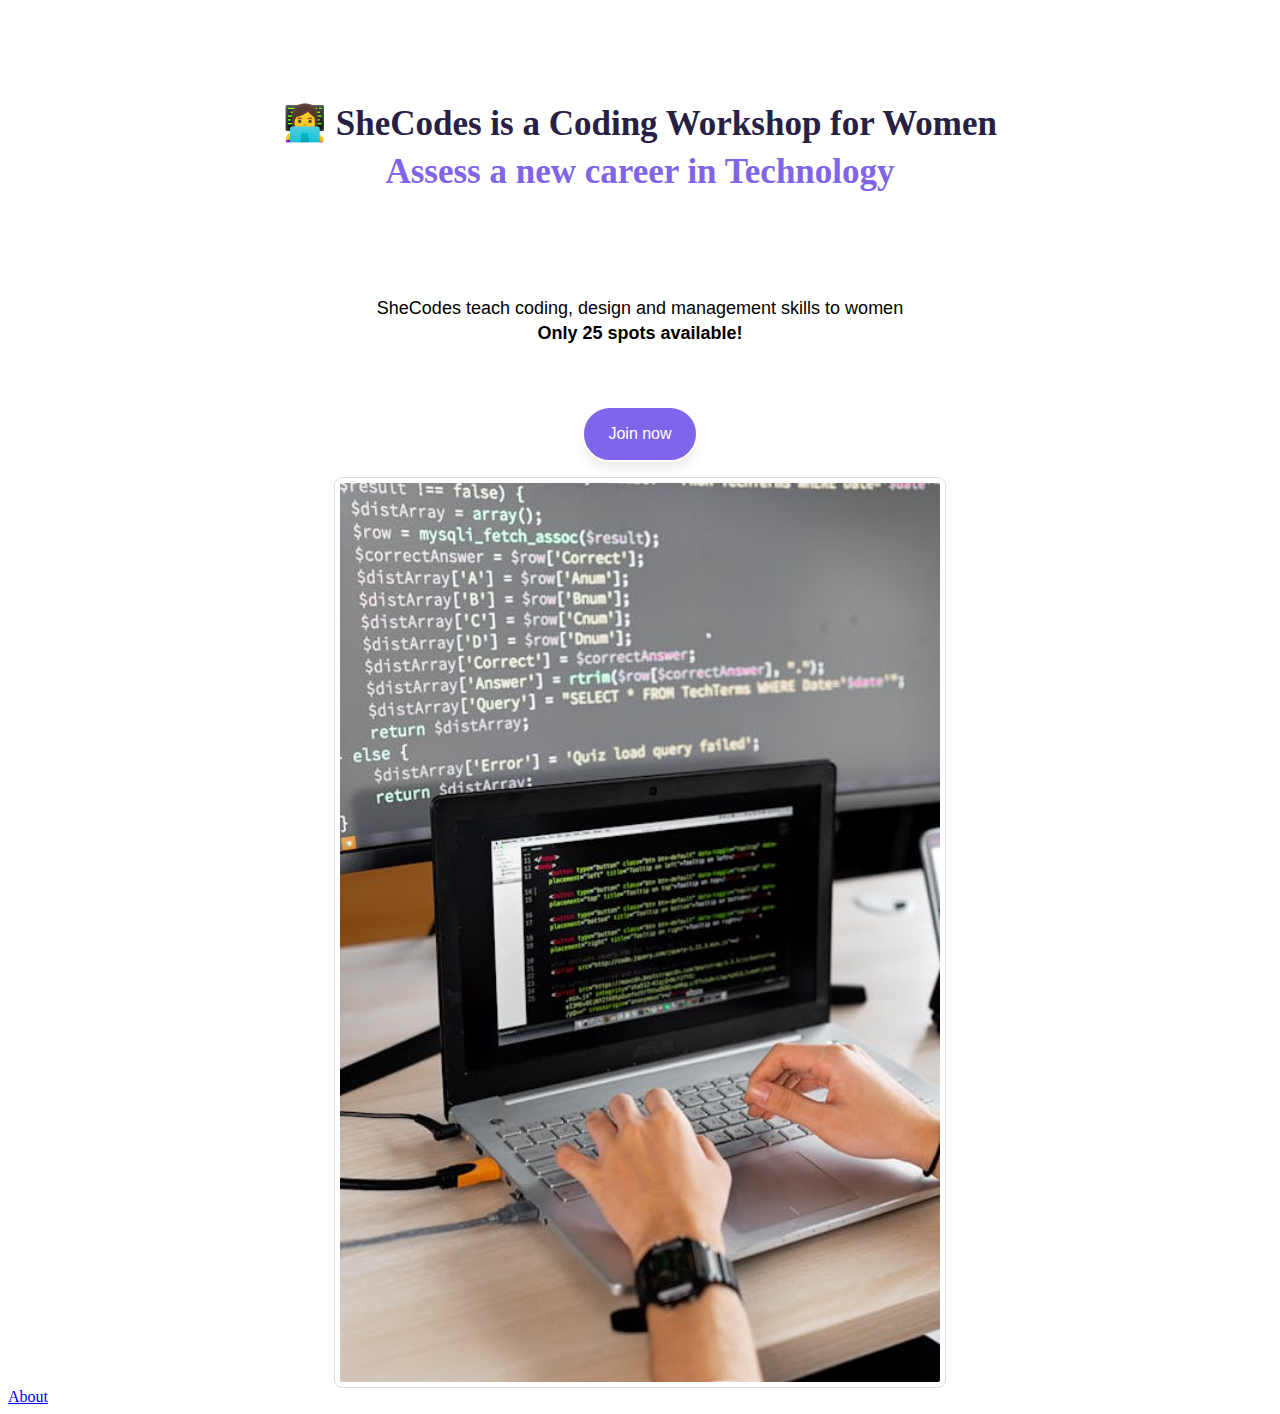
<file: practice-5pro/index.html>
<!DOCTYPE html>
<html lang="en">
  <head>
    <meta charset="UTF-8" />
    <meta name="viewport" content="width=device-width, initial-scale=1.0" />
    <title>HTML Revision</title>
    <link rel="stylesheet" href="css/style.css" />
  </head>
  <body>
    <header class="header">
      <h1>👩‍💻 SheCodes is a Coding Workshop for Women</h1>
      <h2>Assess a new career in Technology</h2>
    </header>
    <main class="main">
      <p class="main-paragraf">
        SheCodes teach coding, design and management skills to women
        <br /><span class="availability">Only 25 spots available!</span>
      </p>
    </main>
    <footer class="footer">
      <div class="join">
        <button type="button" class="button">Join now</button>
      </div>
      <div>
        <img src="img/coder.jpeg" alt="coder" width ="600" height="500">
      </div>
      <a href="about.html">About</a>
    </footer>
    <script src="js/index.js"></script>
  </body>
</html>
</file>
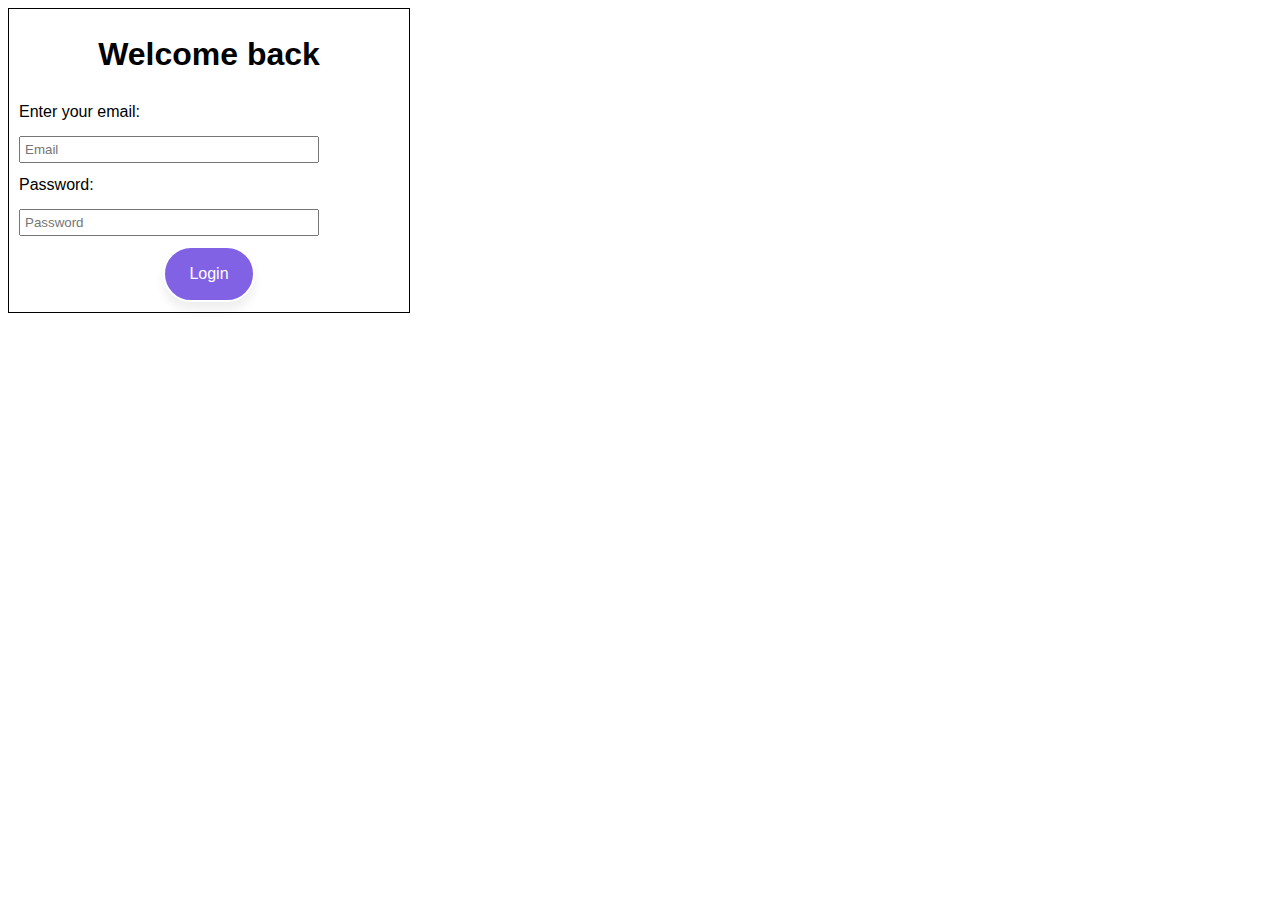
<file: pracrice-4pro.html>
<!DOCTYPE html>
<html lang="en">
  <head>
    <meta charset="UTF-8" />
    <meta name="viewport" content="width=device-width, initial-scale=1.0" />
    <title>Form</title>
  </head>
  <style>
    body {
      font-family: sans-serif;
      line-height: 1.5;
    }
    .section {
      border: 1px solid;
      width: 400px;
    }

    form {
      width: 300px;
      display: flex;
      flex-direction: column;
      gap: 12px;
      margin: 10px;
    }

    h1 {
      text-align: center;
    }

    label {
      display: flex;
      flex-direction: column;
    }

    input {
      padding: 4px;
      font-family: inherit;
    }
    button {
      display: block;
      margin: 10px auto;
      border: 2px solid;
      background: #8162e5;
      color: #fff;
      font-size: 16px;
      line-height: 20px;
      padding: 16px 24px;
      border-radius: 40px;
      transition: all 250ms ease;
      box-shadow: rgba(50, 50, 65, 0.08) 0px 8px 8px 0;
      cursor: pointer;
    }
    button:hover,
    button:focus {
      background-color: #9c88dd;
    }
  </style>
  <body>
    <section class="section">
      <h1>Welcome back</h1>

      <form class="form_email" action="/submit">
        <label for="email">Enter your email:</label>
        <input
          type="email"
          placeholder="Email"
          name="email"
          id="user_email"
          required
        />
      </form>
      <form class="form_password" action="/submit">
        <label for="password">Password:</label>
        <input
          type="password"
          placeholder="Password"
          name="password"
          id="user_password"
          minlength="8"
          pattern="^(?=.*\d)(?=.*[a-z])(?=.*[A-Z])(?!.*\s).*$"
          title="Please include at least 1 uppercase character, 1 lowercase character, and 1 number."
          required
        />
      </form>
      <div>
        <button type="submit" class="submit">Login</button>
      </div>
    </section>
  </body>
</html>
</file>
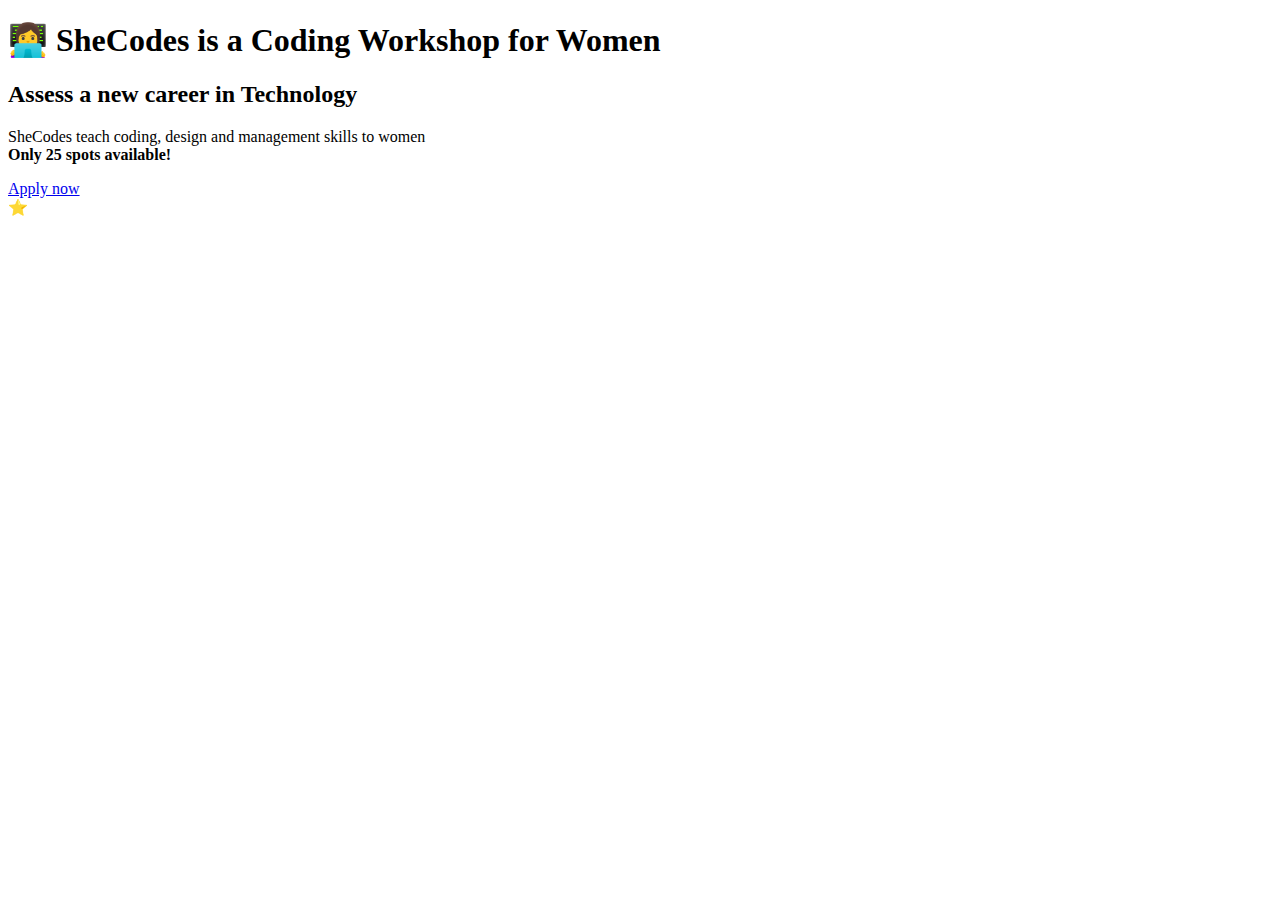
<file: practice-1pro.html>
<!DOCTYPE html>
<html lang="en">
  <head>
    <meta charset="UTF-8" />
    <meta name="viewport" content="width=device-width, initial-scale=1.0" />
    <title>HTML Revision</title>
  </head>
  <body>
    <h1>👩‍💻 SheCodes is a Coding Workshop for Women</h1>
    <h2>Assess a new career in Technology</h2>
    <p>
      SheCodes teach coding, design and management skills to women <br /><strong
        >Only 25 spots available!
      </strong>
    </p>
    <a
      href="https://www.shecodes.io/"
      target="_blank"
      class="apply link"
      title="SheCodes Website"
      >Apply now</a
    >
    <br />
    ⭐
    <script>
      
const randomNumber = Math.floor(Math.random() * 100);
// print the random number
console.log("Random number between 0 and 99", randomNumber)
    </script>
  </body>
</html>
</file>
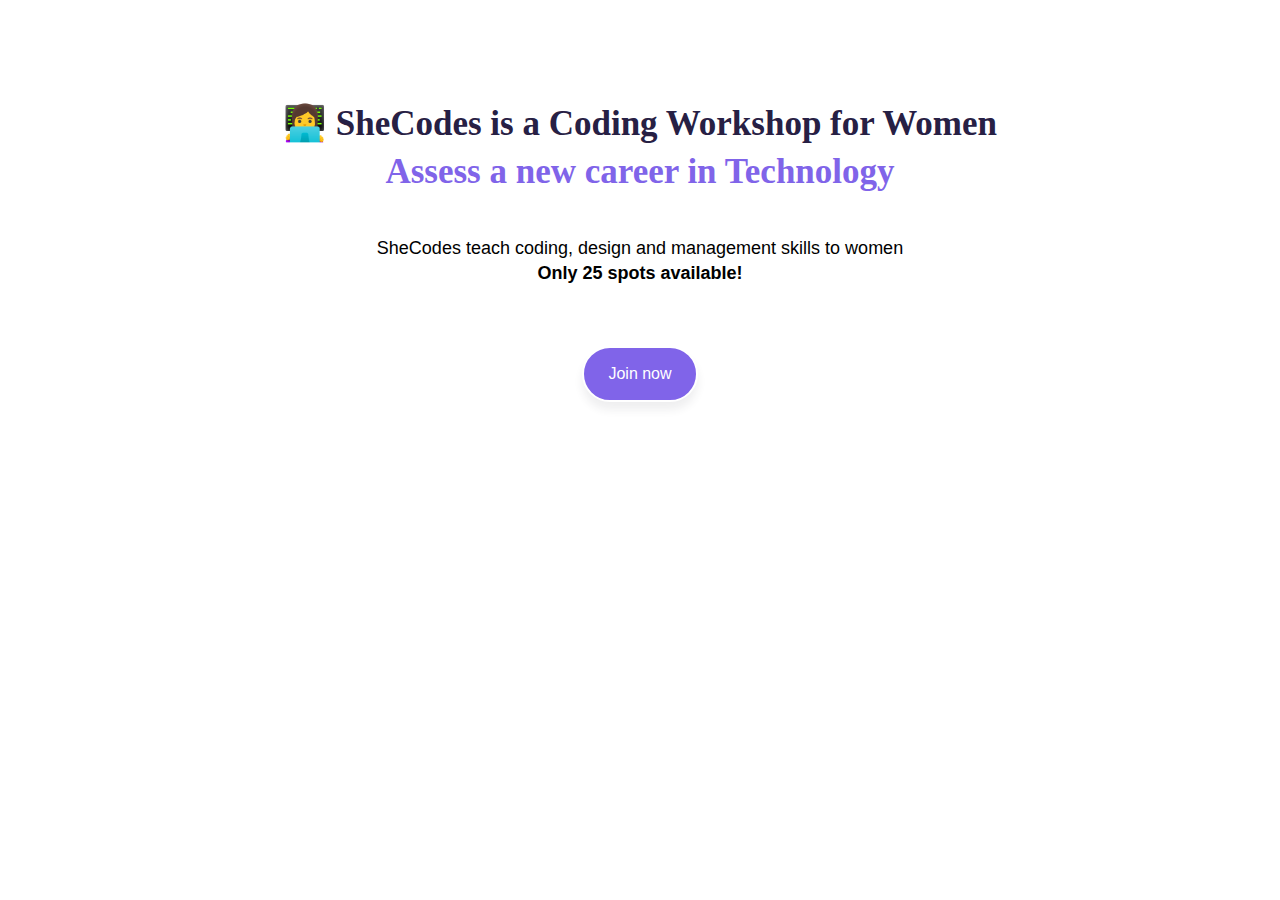
<file: practice-2pro.html>
<!DOCTYPE html>
<html lang="en">
  <head>
    <meta charset="UTF-8" />
    <meta name="viewport" content="width=device-width, initial-scale=1.0" />
    <title>HTML Revision</title>
    <style>
      .header {
        display: block;
        margin: 100px auto;
        cursor: auto-safe;
      }
      h1,
      h2 {
        margin: 0;
        text-align: center;
        font-weight: 900;
        font-size: 35px;
        line-height: 48px;
      }
      h1 {
        color: #272044;
      }
      h2 {
        color: #8064e9;
      }
      p {
        text-align: center;
        margin-top: 40px;
        font-size: 18px;
        line-height: 25px;
        font-family: sans-serif;
      }
      .button {
        display: block;
        margin: 15px auto;
        border: 2px solid;
        background: #8064e9;
        color: #fff;
        font-size: 16px;
        line-height: 20px;
        padding: 16px 24px;
        border-radius: 40px;
        transition: all 250ms ease;
        box-shadow: rgba(50, 50, 65, 0.08) 0px 8px 8px 0;
        cursor: pointer;
      }
      .button:hover {
        background: #433774;
      }
      .join {
        margin-top: 60px;
      }
    </style>
  </head>
  <body>
    <header class="header">
      <h1>👩‍💻 SheCodes is a Coding Workshop for Women</h1>
      <h2>Assess a new career in Technology</h2>
      <p>
        SheCodes teach coding, design and management skills to women
        <br /><strong>Only 25 spots available! </strong>
      </p>
      <div class="join">
        <button type="button" class="button">Join now</button>
      </div>
    </header>
  </body>
</html>
</file>
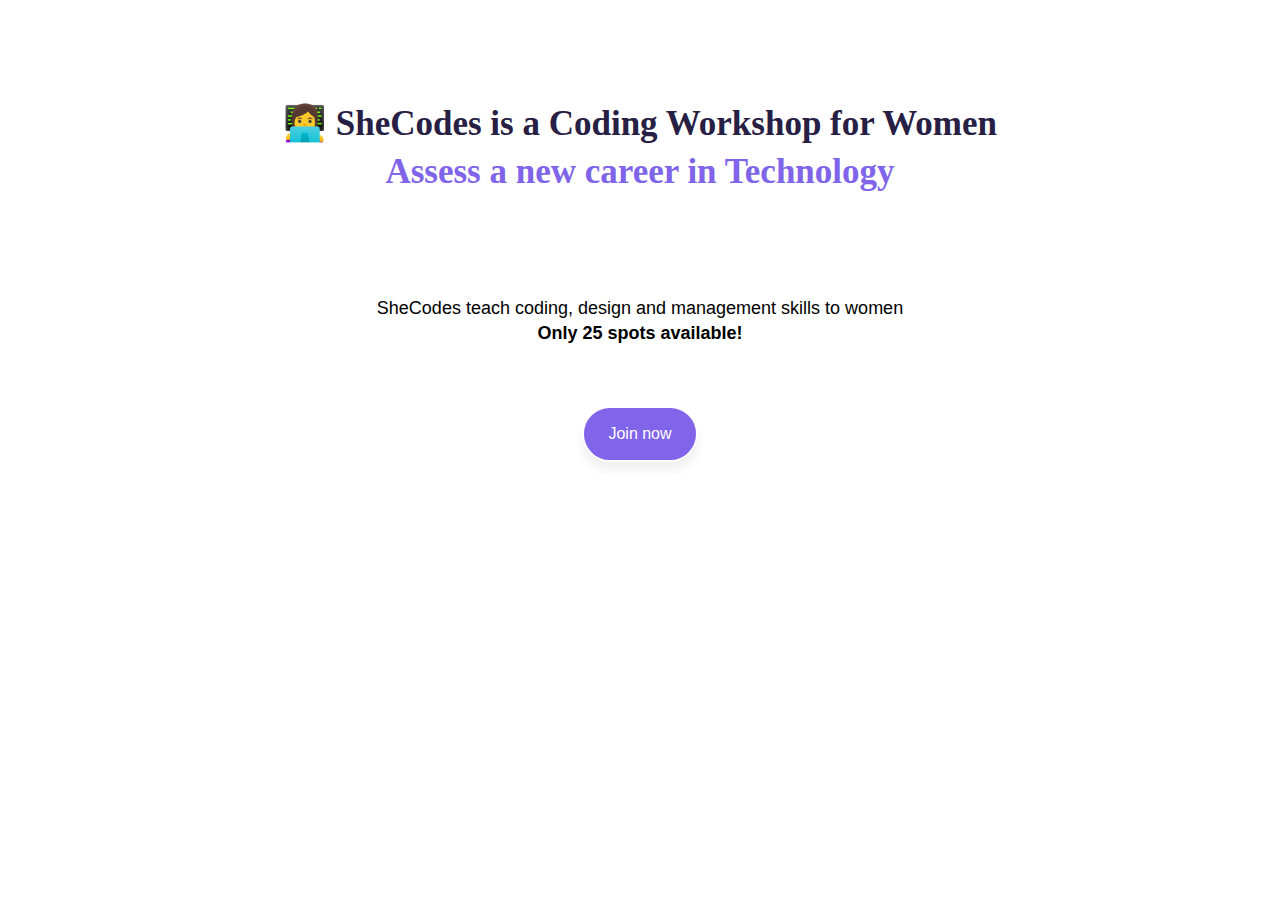
<file: practice-3pro.html>
<!DOCTYPE html>
<html lang="en">
  <head>
    <meta charset="UTF-8" />
    <meta name="viewport" content="width=device-width, initial-scale=1.0" />
    <title>HTML Revision</title>
    <style>
      .header {
        display: block;
        margin: 100px auto;
        cursor: auto-safe;
      }
      h1,
      h2 {
        margin: 0;
        text-align: center;
        font-weight: 900;
        font-size: 35px;
        line-height: 48px;
      }
      h1 {
        color: #272044;
      }
      h2 {
        color: #8064e9;
      }
      p {
        text-align: center;
        margin-top: 40px;
        font-size: 18px;
        line-height: 25px;
        font-family: sans-serif;
      }
      span {
        /* text-decoration: solid; */
        font-weight: 700;
      }
      .button {
        display: block;
        margin: 15px auto;
        border: 2px solid;
        background: #8064e9;
        color: #fff;
        font-size: 16px;
        line-height: 20px;
        padding: 16px 24px;
        border-radius: 40px;
        transition: all 250ms ease;
        box-shadow: rgba(50, 50, 65, 0.08) 0px 8px 8px 0;
        cursor: pointer;
      }
      .button:hover {
        background: #433774;
      }
      .join {
        margin-top: 60px;
      }
    </style>
  </head>
  <body>
    <header class="header">
      <h1>👩‍💻 SheCodes is a Coding Workshop for Women</h1>
      <h2>Assess a new career in Technology</h2>
    </header>
    <main class="main">
      <p class="main-paragraf">
        SheCodes teach coding, design and management skills to women
        <br /><span class="availability">Only 25 spots available!</span>
      </p>
    </main>
    <footer class="footer">
      <div class="join">
        <button type="button" class="button">Join now</button>
      </div>
    </footer>
  </body>
</html>
</file>
<file: practice-5pro/css/style.css>
.header {
  display: block;
  margin: 100px auto;
  cursor: auto-safe;
}
h1,
h2 {
  margin: 0;
  text-align: center;
  font-weight: 900;
  font-size: 35px;
  line-height: 48px;
}
h1 {
  color: #272044;
}
h2 {
  color: #8064e9;
}
p {
  text-align: center;
  margin-top: 40px;
  font-size: 18px;
  line-height: 25px;
  font-family: sans-serif;
}
span {
  /* text-decoration: solid; */
  font-weight: 700;
}
.button {
  display: block;
  margin: 15px auto;
  border: 2px solid;
  background: #8064e9;
  color: #fff;
  font-size: 16px;
  line-height: 20px;
  padding: 16px 24px;
  border-radius: 40px;
  transition: all 250ms ease;
  box-shadow: rgba(50, 50, 65, 0.08) 0px 8px 8px 0;
  cursor: pointer;
}
.button:hover {
  background: #433774;
}
.join {
  margin-top: 60px;
}
img {
  max-width: 50%;
  height: auto;
  border-radius: 8px;
  border: 1px solid #ddd;
  padding: 5px;
  display: block;
  margin-left: auto;
  margin-right: auto;
}
</file>
